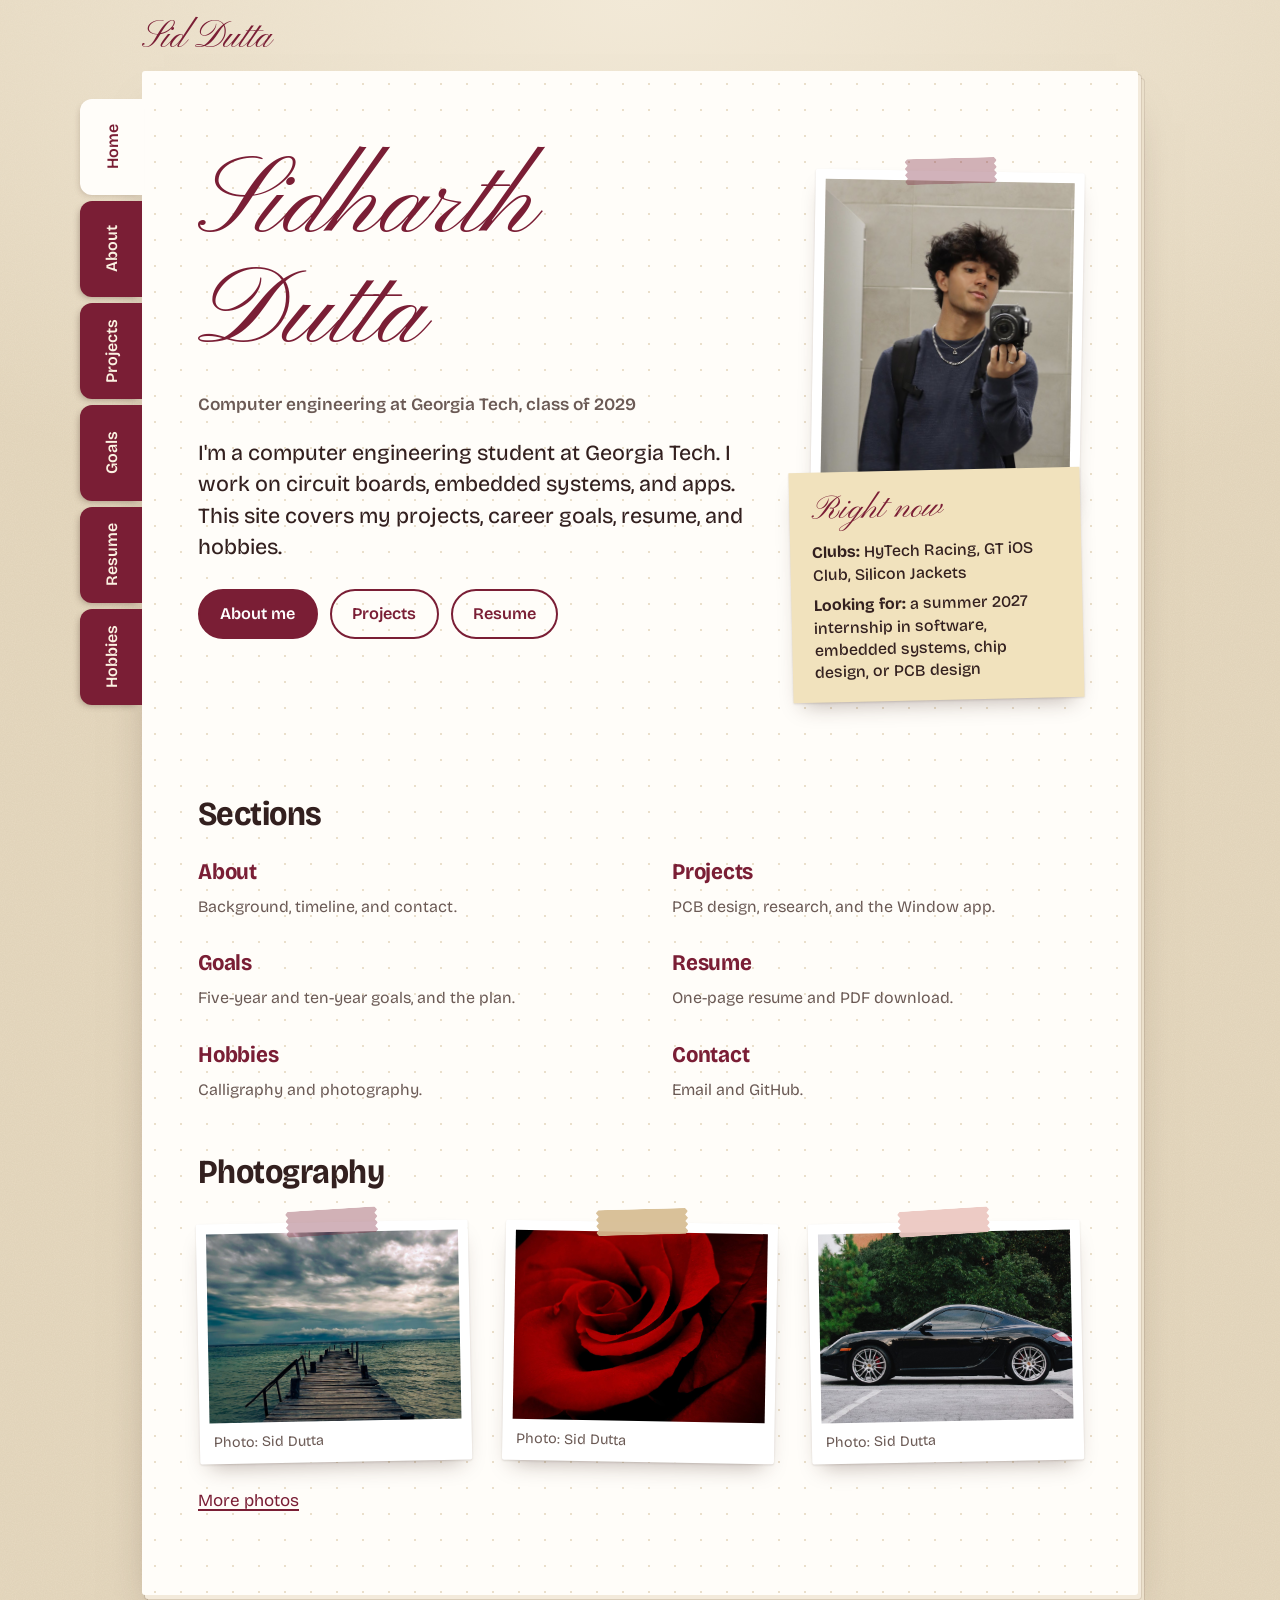
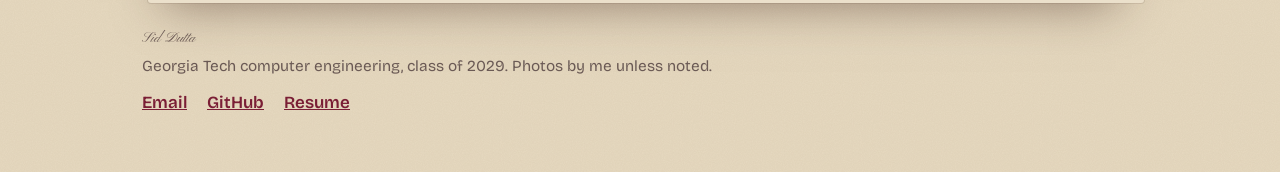
<file: index.html>
<!doctype html>
<html lang="en">
<head>
  <meta charset="utf-8">
  <meta name="viewport" content="width=device-width, initial-scale=1">
  <title>Sid Dutta | Computer engineering at Georgia Tech</title>
  <meta name="description" content="Sid Dutta is a computer engineering student at Georgia Tech. Projects, career goals, resume, and hobbies.">
  <meta name="theme-color" content="#e6d9c0">
  <link rel="icon" href="favicon.svg" type="image/svg+xml">
  <link rel="preconnect" href="https://fonts.googleapis.com">
  <link rel="preconnect" href="https://fonts.gstatic.com" crossorigin>
  <link rel="stylesheet" href="https://fonts.googleapis.com/css2?family=Bricolage+Grotesque:opsz,wdth,wght@12..96,75..100,300..800&family=Pinyon+Script&display=swap">
  <link rel="stylesheet" href="css/style.css?v=7">
  <script defer src="js/site.js?v=7"></script>
</head>
<body>
  <a class="skip" href="#main">Skip to content</a>

  <header class="top"><a class="brand" href="index.html">Sid Dutta</a></header>

  <div class="book">
    <nav class="tabs-left" aria-label="Main">
      <a href="index.html" aria-current="page"><span>Home</span></a>
      <a href="about.html"><span>About</span></a>
      <a href="projects.html"><span>Projects</span></a>
      <a href="goals.html"><span>Goals</span></a>
      <a href="resume.html"><span>Resume</span></a>
      <a href="hobbies.html"><span>Hobbies</span></a>
    </nav>

    <main class="page" id="main">
      <section class="hero" aria-labelledby="name">
        <div>
          <h1 class="hero-name" id="name">Sidharth Dutta</h1>
          <p class="hero-role">Computer engineering at Georgia Tech, class of 2029</p>
          <p class="lede">I'm a computer engineering student at Georgia Tech. I work on circuit boards, embedded systems, and apps. This site covers my projects, career goals, resume, and hobbies.</p>
          <p class="actions">
            <a class="btn btn-primary" href="about.html">About me</a>
            <a class="btn btn-ghost" href="projects.html">Projects</a>
            <a class="btn btn-ghost" href="resume.html">Resume</a>
          </p>
        </div>

        <aside class="hero-side">
          <figure class="snap tilt-r">
            <img src="images/sid.jpg" width="1000" height="1250" alt="Sid taking a mirror selfie with a Canon camera, wearing a navy sweater and a silver chain">
          </figure>
          <div class="note" aria-labelledby="now">
            <h2 id="now">Right now</h2>
            <ul>
              <li><b>Clubs:</b> HyTech Racing, GT iOS Club, Silicon Jackets</li>
              <li><b>Looking for:</b> a summer 2027 internship in software, embedded systems, chip design, or PCB design</li>
            </ul>
          </div>
        </aside>
      </section>

      <section class="block" aria-labelledby="around">
        <h2 id="around">Sections</h2>
        <ul class="doors">
          <li><a href="about.html">About</a><p>Background, timeline, and contact.</p></li>
          <li><a href="projects.html">Projects</a><p>PCB design, research, and the Window app.</p></li>
          <li><a href="goals.html">Goals</a><p>Five-year and ten-year goals, and the plan.</p></li>
          <li><a href="resume.html">Resume</a><p>One-page resume and PDF download.</p></li>
          <li><a href="hobbies.html">Hobbies</a><p>Calligraphy and photography.</p></li>
          <li><a href="about.html#contact">Contact</a><p>Email and GitHub.</p></li>
        </ul>
      </section>

      <section class="block" aria-labelledby="camera">
        <h2 id="camera">Photography</h2>
        <div class="camera-strip">
          <figure class="snap tilt-l">
            <img src="images/photo-pier.jpg" width="1200" height="1600" loading="lazy" alt="A weathered wooden pier stretching out over teal water under heavy storm clouds">
            <figcaption>Photo: Sid Dutta</figcaption>
          </figure>
          <figure class="snap tape-b tilt-r">
            <img src="images/photo-rose.jpg" width="1600" height="1200" loading="lazy" alt="Close-up of a deep red rose">
            <figcaption>Photo: Sid Dutta</figcaption>
          </figure>
          <figure class="snap tape-c tilt-l">
            <img src="images/photo-cayman.jpg" width="1600" height="1067" loading="lazy" alt="A black Porsche Cayman parked in profile in front of green trees">
            <figcaption>Photo: Sid Dutta</figcaption>
          </figure>
        </div>
        <p style="margin-top:1.4em"><a class="text-link" href="hobbies.html#photography">More photos</a></p>
      </section>
    </main>
  </div>

  <footer class="foot">
    <p class="signoff">Sid Dutta</p>
    <p>Georgia Tech computer engineering, class of 2029. Photos by me unless noted.</p>
    <div class="foot-links">
      <a href="mailto:sidharth.dutta1234@gmail.com">Email</a>
      <a href="https://github.com/sid-dutta">GitHub</a>
      <a href="resume.html">Resume</a>
    </div>
  </footer>
</body>
</html>
</file>
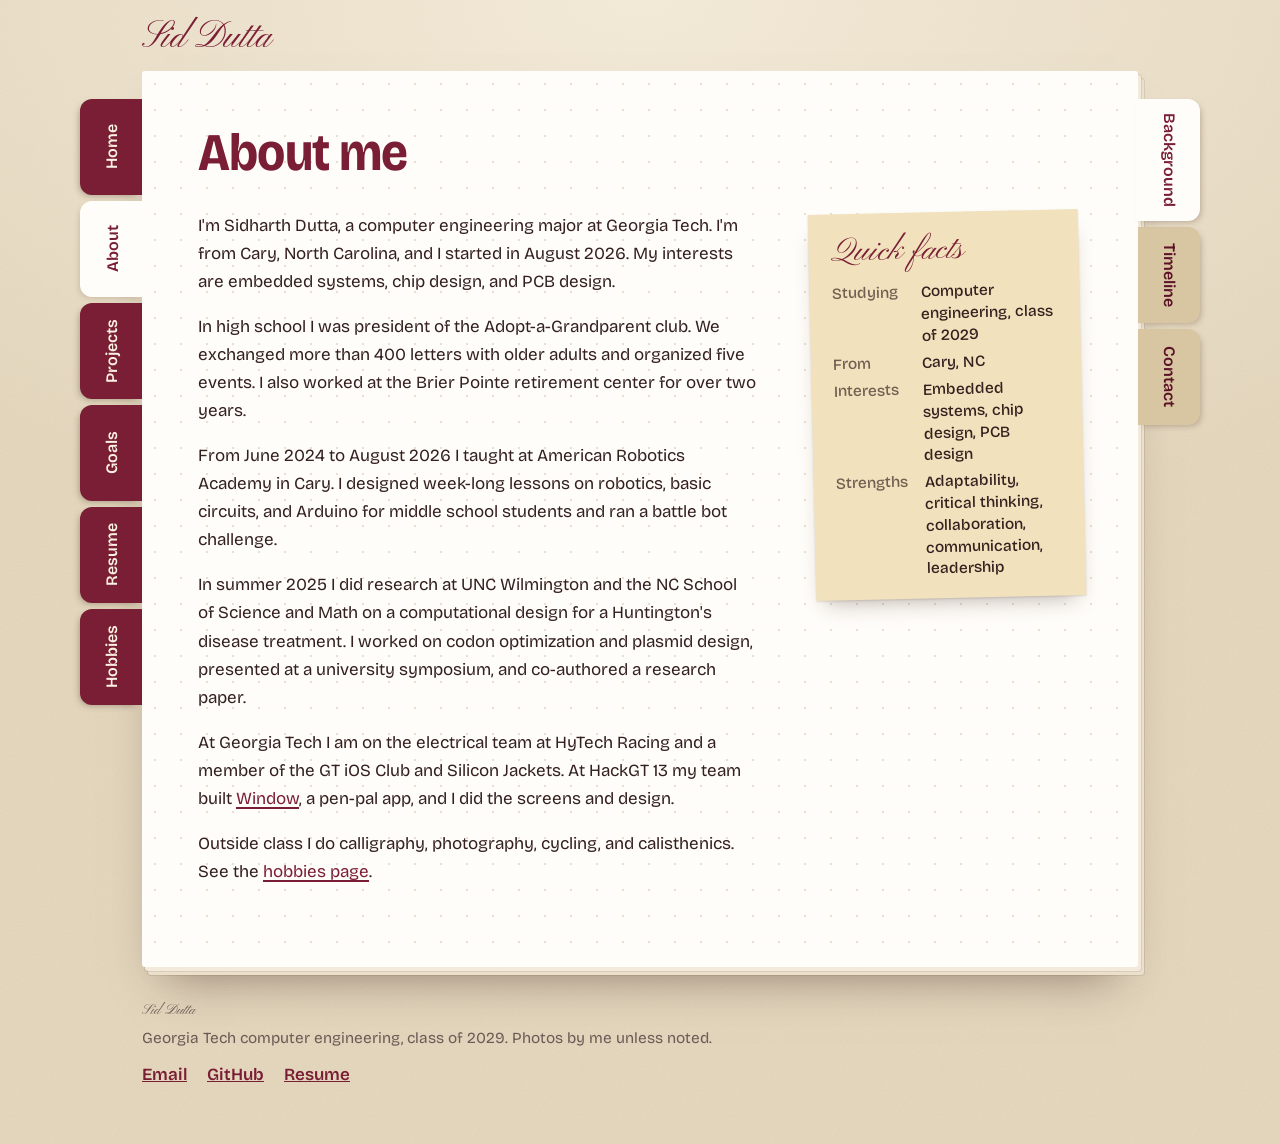
<file: about.html>
<!doctype html>
<html lang="en">
<head>
  <meta charset="utf-8">
  <meta name="viewport" content="width=device-width, initial-scale=1">
  <title>About and contact | Sid Dutta</title>
  <meta name="description" content="About Sid Dutta, a Georgia Tech computer engineering student, and how to contact him.">
  <meta name="theme-color" content="#e6d9c0">
  <link rel="icon" href="favicon.svg" type="image/svg+xml">
  <link rel="preconnect" href="https://fonts.googleapis.com">
  <link rel="preconnect" href="https://fonts.gstatic.com" crossorigin>
  <link rel="stylesheet" href="https://fonts.googleapis.com/css2?family=Bricolage+Grotesque:opsz,wdth,wght@12..96,75..100,300..800&family=Pinyon+Script&display=swap">
  <link rel="stylesheet" href="css/style.css?v=7">
  <script defer src="js/site.js?v=7"></script>
  <noscript><style>.tabpanel[hidden] { display: block; } .tabs-right { display: none; }</style></noscript>
</head>
<body>
  <a class="skip" href="#main">Skip to content</a>

  <header class="top"><a class="brand" href="index.html">Sid Dutta</a></header>

  <div class="book">
    <nav class="tabs-left" aria-label="Main">
      <a href="index.html"><span>Home</span></a>
      <a href="about.html" aria-current="page"><span>About</span></a>
      <a href="projects.html"><span>Projects</span></a>
      <a href="goals.html"><span>Goals</span></a>
      <a href="resume.html"><span>Resume</span></a>
      <a href="hobbies.html"><span>Hobbies</span></a>
    </nav>

    <div class="tabs-right" role="tablist" aria-orientation="vertical" aria-label="About sections">
      <button class="tab" role="tab" id="tab-story" aria-controls="panel-story" aria-selected="true" type="button"><span>Background</span></button>
      <button class="tab" role="tab" id="tab-path" aria-controls="panel-path" aria-selected="false" tabindex="-1" type="button"><span>Timeline</span></button>
      <button class="tab" role="tab" id="tab-contact" aria-controls="panel-contact" aria-selected="false" tabindex="-1" type="button"><span>Contact</span></button>
    </div>

    <main class="page" id="main">
      <header class="page-head">
        <h1>About me</h1>
      </header>

      <section class="tabpanel" role="tabpanel" id="panel-story" aria-labelledby="tab-story">
        <div class="about-grid">
          <div class="prose">
            <p>I'm Sidharth Dutta, a computer engineering major at Georgia Tech. I'm from Cary, North Carolina, and I started in August 2026. My interests are embedded systems, chip design, and PCB design.</p>

            <p>In high school I was president of the Adopt-a-Grandparent club. We exchanged more than 400 letters with older adults and organized five events. I also worked at the Brier Pointe retirement center for over two years.</p>

            <p>From June 2024 to August 2026 I taught at American Robotics Academy in Cary. I designed week-long lessons on robotics, basic circuits, and Arduino for middle school students and ran a battle bot challenge.</p>

            <p>In summer 2025 I did research at UNC Wilmington and the NC School of Science and Math on a computational design for a Huntington's disease treatment. I worked on codon optimization and plasmid design, presented at a university symposium, and co-authored a research paper.</p>

            <p>At Georgia Tech I am on the electrical team at HyTech Racing and a member of the GT iOS Club and Silicon Jackets. At HackGT 13 my team built <a href="projects.html#window">Window</a>, a pen-pal app, and I did the screens and design.</p>

            <p>Outside class I do calligraphy, photography, cycling, and calisthenics. See the <a href="hobbies.html">hobbies page</a>.</p>
          </div>

          <aside class="note" aria-labelledby="facts-title">
            <h2 id="facts-title">Quick facts</h2>
            <dl class="facts">
              <dt>Studying</dt><dd>Computer engineering, class of 2029</dd>
              <dt>From</dt><dd>Cary, NC</dd>
              <dt>Interests</dt><dd>Embedded systems, chip design, PCB design</dd>
              <dt>Strengths</dt><dd>Adaptability, critical thinking, collaboration, communication, leadership</dd>
            </dl>
          </aside>
        </div>
      </section>

      <section class="tabpanel" role="tabpanel" id="panel-path" aria-labelledby="tab-path" hidden>
        <h2>Timeline</h2>
        <ol class="timeline">
          <li>
            <time>Aug 2026 to now</time>
            <div><strong>Georgia Institute of Technology</strong><span>B.S. in Computer Engineering, GPA 4.0, expected graduation May 2029.</span></div>
          </li>
          <li>
            <time>May to July 2025</time>
            <div><strong>Protein design researcher</strong><span>UNC Wilmington and NC School of Science and Math. Designed a modular Huntington's disease therapeutic and co-authored a paper.</span></div>
          </li>
          <li>
            <time>2024 to 2026</time>
            <div><strong>President, Adopt-a-Grandparent Club</strong><span>Green Level, Cary, NC. Exchanged 400+ letters, managed 30+ members, and organized five events.</span></div>
          </li>
          <li>
            <time>June 2024 to Aug 2026</time>
            <div><strong>Summer camp instructor</strong><span>American Robotics Academy, Cary, NC. Taught robotics, basic circuits, and Arduino to middle school students.</span></div>
          </li>
          <li>
            <time>Aug 2023 to Nov 2025</time>
            <div><strong>Senior home server and assistant</strong><span>Brier Pointe Retirement Center, Cary, NC.</span></div>
          </li>
        </ol>
      </section>

      <section class="tabpanel" role="tabpanel" id="panel-contact" aria-labelledby="tab-contact" hidden>
        <h2>Contact</h2>
        <p class="prose">Email is the best way to reach me. I'm looking for a summer 2027 internship in software, embedded systems, chip design, or PCB design.</p>
        <p class="actions"><a class="btn btn-primary" href="mailto:sidharth.dutta1234@gmail.com">Email me</a></p>
        <ul class="contact-list">
          <li><span>Email</span><a class="text-link" href="mailto:sidharth.dutta1234@gmail.com">sidharth.dutta1234@gmail.com</a></li>
          <li><span>GitHub</span><a class="text-link" href="https://github.com/sid-dutta">github.com/sid-dutta</a></li>
          <li><span>Resume</span><a class="text-link" href="resume.html">View or download</a></li>
          <li><span>Based in</span>Atlanta, Georgia</li>
        </ul>
      </section>
    </main>
  </div>

  <footer class="foot">
    <p class="signoff">Sid Dutta</p>
    <p>Georgia Tech computer engineering, class of 2029. Photos by me unless noted.</p>
    <div class="foot-links">
      <a href="mailto:sidharth.dutta1234@gmail.com">Email</a>
      <a href="https://github.com/sid-dutta">GitHub</a>
      <a href="resume.html">Resume</a>
    </div>
  </footer>
</body>
</html>
</file>
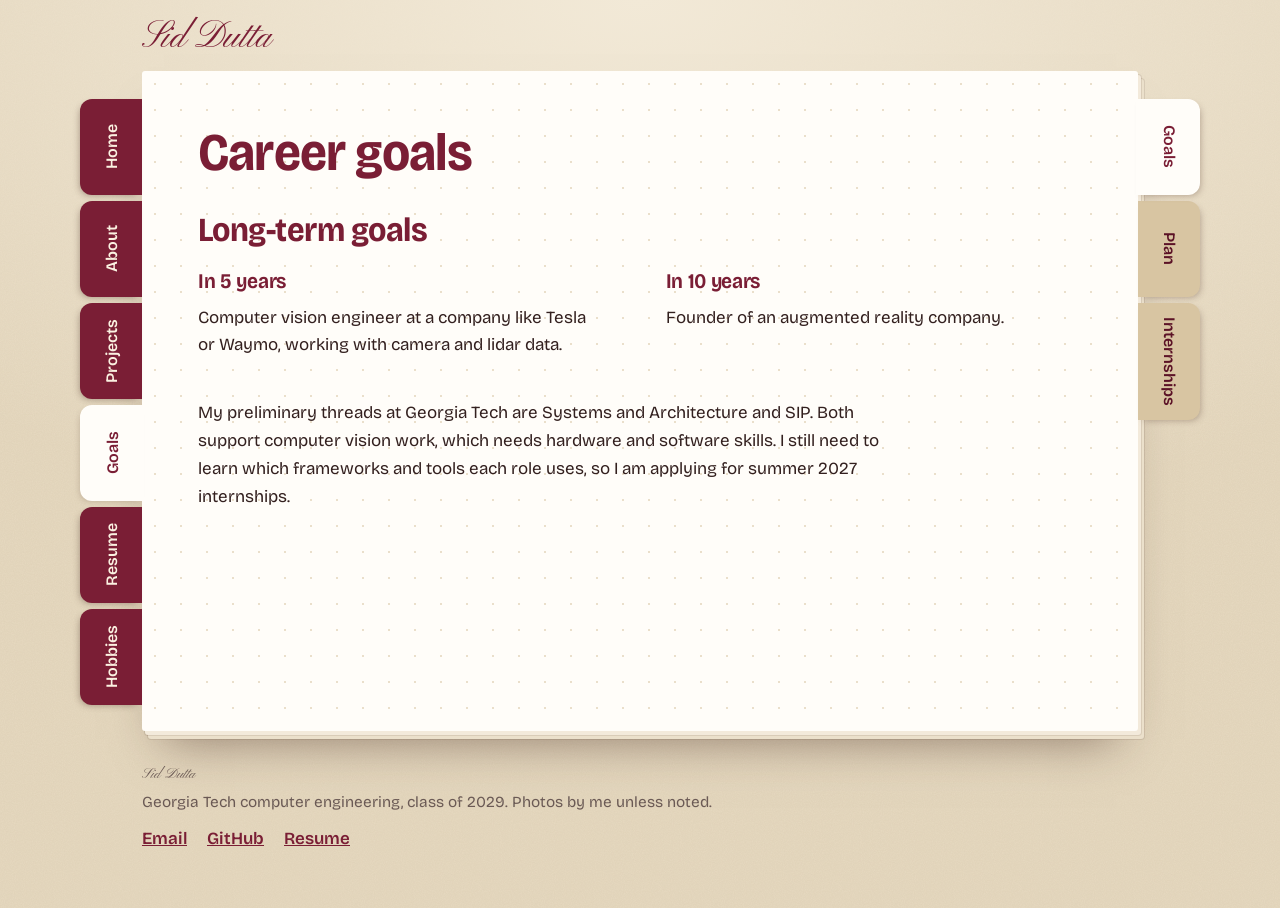
<file: goals.html>
<!doctype html>
<html lang="en">
<head>
  <meta charset="utf-8">
  <meta name="viewport" content="width=device-width, initial-scale=1">
  <title>Career goals | Sid Dutta</title>
  <meta name="description" content="Sid Dutta's career goals: computer vision engineer in five years, augmented reality founder in ten, and the plan to get there.">
  <meta name="theme-color" content="#e6d9c0">
  <link rel="icon" href="favicon.svg" type="image/svg+xml">
  <link rel="preconnect" href="https://fonts.googleapis.com">
  <link rel="preconnect" href="https://fonts.gstatic.com" crossorigin>
  <link rel="stylesheet" href="https://fonts.googleapis.com/css2?family=Bricolage+Grotesque:opsz,wdth,wght@12..96,75..100,300..800&family=Pinyon+Script&display=swap">
  <link rel="stylesheet" href="css/style.css?v=7">
  <script defer src="js/site.js?v=7"></script>
  <noscript><style>.tabpanel[hidden] { display: block; } .tabs-right { display: none; }</style></noscript>
</head>
<body>
  <a class="skip" href="#main">Skip to content</a>

  <header class="top"><a class="brand" href="index.html">Sid Dutta</a></header>

  <div class="book">
    <nav class="tabs-left" aria-label="Main">
      <a href="index.html"><span>Home</span></a>
      <a href="about.html"><span>About</span></a>
      <a href="projects.html"><span>Projects</span></a>
      <a href="goals.html" aria-current="page"><span>Goals</span></a>
      <a href="resume.html"><span>Resume</span></a>
      <a href="hobbies.html"><span>Hobbies</span></a>
    </nav>

    <div class="tabs-right" role="tablist" aria-orientation="vertical" aria-label="Goals sections">
      <button class="tab" role="tab" id="tab-destination" aria-controls="panel-destination" aria-selected="true" type="button"><span>Goals</span></button>
      <button class="tab" role="tab" id="tab-roadmap" aria-controls="panel-roadmap" aria-selected="false" tabindex="-1" type="button"><span>Plan</span></button>
      <button class="tab" role="tab" id="tab-internships" aria-controls="panel-internships" aria-selected="false" tabindex="-1" type="button"><span>Internships</span></button>
    </div>

    <main class="page" id="main">
      <header class="page-head">
        <h1>Career goals</h1>
      </header>

      <section class="tabpanel" role="tabpanel" id="panel-destination" aria-labelledby="tab-destination">
        <h2>Long-term goals</h2>
        <div class="two-up">
          <div>
            <h3>In 5 years</h3>
            <p>Computer vision engineer at a company like Tesla or Waymo, working with camera and lidar data.</p>
          </div>
          <div>
            <h3>In 10 years</h3>
            <p>Founder of an augmented reality company.</p>
          </div>
        </div>
        <p class="prose" style="margin-top:1.4em">My preliminary threads at Georgia Tech are Systems and Architecture and SIP. Both support computer vision work, which needs hardware and software skills. I still need to learn which frameworks and tools each role uses, so I am applying for summer 2027 internships.</p>
      </section>

      <section class="tabpanel" role="tabpanel" id="panel-roadmap" aria-labelledby="tab-roadmap" hidden>
        <h2>Plan</h2>
        <ol class="roadmap">
          <li>
            <h3>Year 1</h3>
            <p class="when">2026 to 2027</p>
            <ul>
              <li>Join HyTech Racing and the GT iOS Club.</li>
              <li>Build a showcase project: a lidar belt that helps blind users detect obstacles.</li>
              <li>Get a summer internship in software, embedded systems, or computer vision. Use Handshake, the Center for Career Discovery and Development, and career fairs.</li>
              <li>Improve at photography and videography.</li>
            </ul>
          </li>
          <li>
            <h3>Year 2</h3>
            <p class="when">2027 to 2028</p>
            <ul>
              <li>Take a bigger role on HyTech's autonomous vehicle team.</li>
              <li>Learn SystemVerilog and design a digital system on an FPGA.</li>
              <li>Start undergraduate research in a vision lab or through URP or PURA.</li>
              <li>Complete a second internship in computer vision, robotics, or embedded systems.</li>
            </ul>
          </li>
          <li>
            <h3>Year 3</h3>
            <p class="when">2028 to 2029</p>
            <ul>
              <li>Do research or a capstone project in computer vision or sensor processing.</li>
              <li>Take a leadership role at HyTech and mentor first-year students.</li>
              <li>Apply for full-time roles in vision and autonomy.</li>
            </ul>
          </li>
        </ol>
      </section>

      <section class="tabpanel" role="tabpanel" id="panel-internships" aria-labelledby="tab-internships" hidden>
        <h2>Internship plan</h2>
        <p class="prose">An internship is the fastest way to learn what computer vision and autonomy jobs require. My plan for summer 2027:</p>
        <ul class="steps">
          <li><strong>Where to look.</strong> Handshake and the Center for Career Discovery and Development.</li>
          <li><strong>Alerts.</strong> Handshake alerts for "computer vision," "embedded," and "software engineering intern."</li>
          <li><strong>Timing.</strong> Apply in the fall and early spring, and attend both career fairs.</li>
          <li><strong>Preparation.</strong> Get my resume reviewed before applying.</li>
          <li><strong>Backups.</strong> Smaller companies and startups, research positions, or a campus job.</li>
        </ul>
        <p class="prose">My showcase project and my HyTech work are what I'll point to in applications.</p>
      </section>
    </main>
  </div>

  <footer class="foot">
    <p class="signoff">Sid Dutta</p>
    <p>Georgia Tech computer engineering, class of 2029. Photos by me unless noted.</p>
    <div class="foot-links">
      <a href="mailto:sidharth.dutta1234@gmail.com">Email</a>
      <a href="https://github.com/sid-dutta">GitHub</a>
      <a href="resume.html">Resume</a>
    </div>
  </footer>
</body>
</html>
</file>
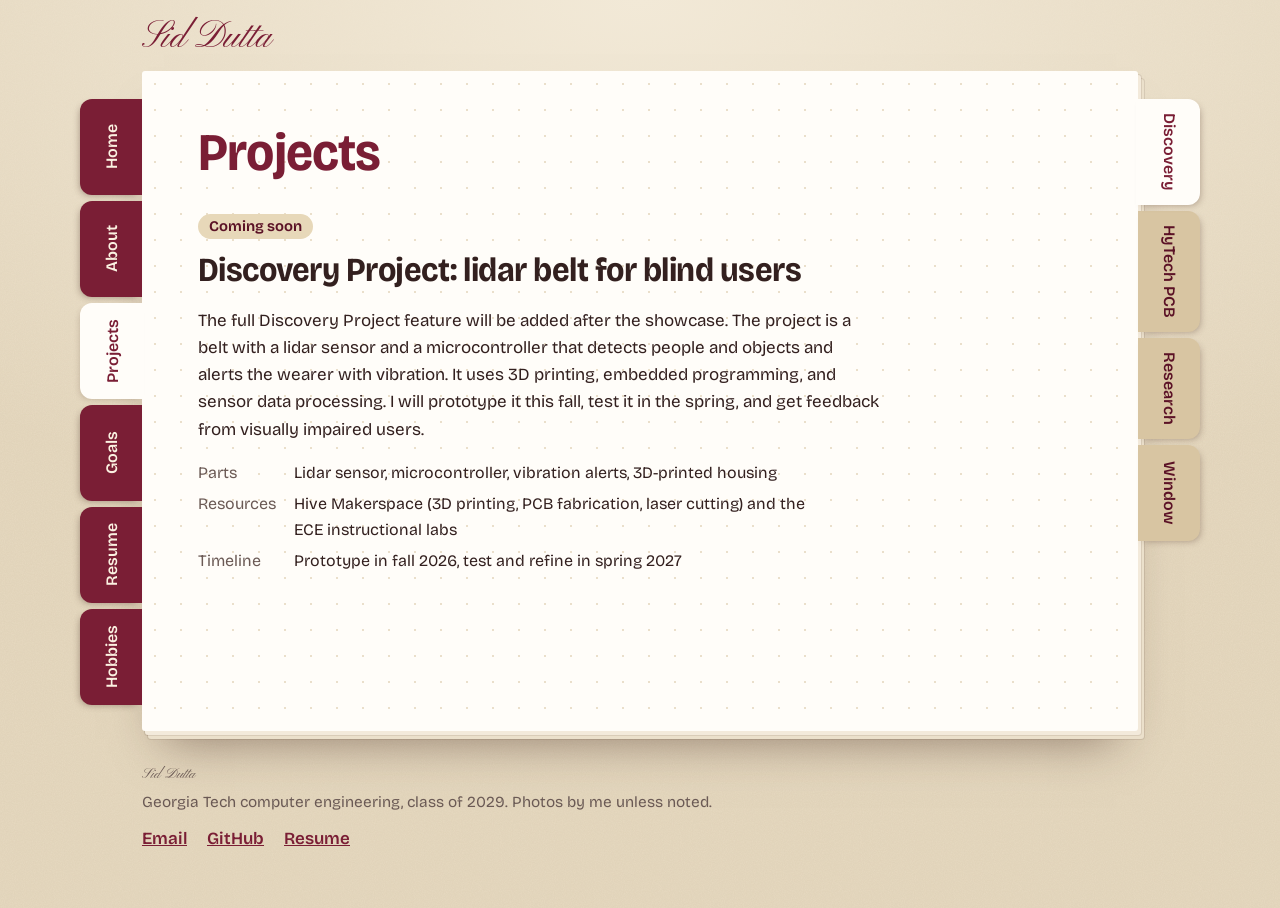
<file: projects.html>
<!doctype html>
<html lang="en">
<head>
  <meta charset="utf-8">
  <meta name="viewport" content="width=device-width, initial-scale=1">
  <title>Projects | Sid Dutta</title>
  <meta name="description" content="Projects by Sid Dutta: PCB design at HyTech Racing, Huntington's disease protein design research, and the Window pen-pal app from HackGT 13.">
  <meta name="theme-color" content="#e6d9c0">
  <link rel="icon" href="favicon.svg" type="image/svg+xml">
  <link rel="preconnect" href="https://fonts.googleapis.com">
  <link rel="preconnect" href="https://fonts.gstatic.com" crossorigin>
  <link rel="stylesheet" href="https://fonts.googleapis.com/css2?family=Bricolage+Grotesque:opsz,wdth,wght@12..96,75..100,300..800&family=Pinyon+Script&display=swap">
  <link rel="stylesheet" href="css/style.css?v=7">
  <script defer src="js/site.js?v=7"></script>
  <noscript><style>.tabpanel[hidden] { display: block; margin-bottom: 3em; } .tabs-right { display: none; }</style></noscript>
</head>
<body>
  <a class="skip" href="#main">Skip to content</a>

  <header class="top"><a class="brand" href="index.html">Sid Dutta</a></header>

  <div class="book">
    <nav class="tabs-left" aria-label="Main">
      <a href="index.html"><span>Home</span></a>
      <a href="about.html"><span>About</span></a>
      <a href="projects.html" aria-current="page"><span>Projects</span></a>
      <a href="goals.html"><span>Goals</span></a>
      <a href="resume.html"><span>Resume</span></a>
      <a href="hobbies.html"><span>Hobbies</span></a>
    </nav>

    <div class="tabs-right" role="tablist" aria-orientation="vertical" aria-label="Projects">
      <button class="tab" role="tab" id="tab-discovery" aria-controls="panel-discovery" aria-selected="true" type="button"><span>Discovery</span></button>
      <button class="tab" role="tab" id="tab-hytech-pcb" aria-controls="panel-hytech-pcb" aria-selected="false" tabindex="-1" type="button"><span>HyTech PCB</span></button>
      <button class="tab" role="tab" id="tab-research" aria-controls="panel-research" aria-selected="false" tabindex="-1" type="button"><span>Research</span></button>
      <button class="tab" role="tab" id="tab-window" aria-controls="panel-window" aria-selected="false" tabindex="-1" type="button"><span>Window</span></button>
    </div>

    <main class="page" id="main">
      <header class="page-head">
        <h1>Projects</h1>
      </header>

      <!-- DISCOVERY PROJECT: replace this panel with the full feature (The Problem, The Process, The Outcome) after the showcase. -->
      <section class="tabpanel" role="tabpanel" id="panel-discovery" aria-labelledby="tab-discovery">
        <article class="project text-only">
          <div class="project-body">
            <p class="status">Coming soon</p>
            <h2>Discovery Project: lidar belt for blind users</h2>
            <p>The full Discovery Project feature will be added after the showcase. The project is a belt with a lidar sensor and a microcontroller that detects people and objects and alerts the wearer with vibration. It uses 3D printing, embedded programming, and sensor data processing. I will prototype it this fall, test it in the spring, and get feedback from visually impaired users.</p>
            <dl class="facts">
              <dt>Parts</dt><dd>Lidar sensor, microcontroller, vibration alerts, 3D-printed housing</dd>
              <dt>Resources</dt><dd>Hive Makerspace (3D printing, PCB fabrication, laser cutting) and the ECE instructional labs</dd>
              <dt>Timeline</dt><dd>Prototype in fall 2026, test and refine in spring 2027</dd>
            </dl>
          </div>
        </article>
      </section>

      <section class="tabpanel" role="tabpanel" id="panel-hytech-pcb" aria-labelledby="tab-hytech-pcb" hidden>
        <article class="project">
          <div class="project-body">
            <h2>PCB design at HyTech Racing</h2>
            <p>This project was part of electrical onboarding at HyTech Racing, Georgia Tech's Formula SAE electric race team. I designed a keychain PCB powered over USB-C. A 555 timer flashes an amber LED at a 53% duty cycle, set by the resistor and capacitor values.</p>
            <p>I laid out the board in Altium Designer (first photo) and soldered components by hand (second photo).</p>
            <dl class="facts">
              <dt>Team</dt><dd>HyTech Racing electrical team</dd>
              <dt>Built with</dt><dd>Altium Designer, 555 timer, USB-C</dd>
            </dl>
          </div>
          <div class="media">
            <figure class="snap tape-b tilt-r">
              <img src="images/project-keychain-pcb.jpg" width="1200" height="960" loading="lazy" alt="A laptop screen showing a keychain circuit board layout in Altium Designer, with purple copper pours, labeled parts, and unrouted connection lines">
              <figcaption>Board layout in Altium Designer. Photo: Sid Dutta</figcaption>
            </figure>
            <figure class="snap tape-c tilt-l">
              <img src="images/project-soldering.jpg" width="1600" height="1067" loading="lazy" alt="Tweezers holding a tiny surface-mount part on a white circuit board with gold pads while a soldering iron tip touches the joint, against a blue background">
              <figcaption>Soldering a small part onto a board.</figcaption>
            </figure>
          </div>
        </article>
      </section>

      <section class="tabpanel" role="tabpanel" id="panel-research" aria-labelledby="tab-research" hidden>
        <article class="project text-only">
          <div class="project-body">
            <h2>Research: protein design for Huntington's disease</h2>
            <p>Summer 2025, UNC Wilmington and the NC School of Science and Math. We designed a protein as a possible Huntington's disease therapy, using regions of 2GSG that bind polyglutamine and a humanized 3EBA scaffold. The protein has four parts: an anti-transferrin receptor arm that delivers it into the brain, an intrabody that binds mutant huntingtin, a peptide linker, and a LAMP1 component that sends the captured protein to the lysosome.</p>
            <p>I worked on codon optimization and plasmid design. The anti-TfR sequences went into a pET28 backbone for E. coli, and the other sequences went into a pIVTRup backbone for human cells. I also supported plasmid production and purification, presented the work at a university symposium, and co-authored a research paper.</p>
          </div>
        </article>
      </section>

      <section class="tabpanel" role="tabpanel" id="panel-window" aria-labelledby="tab-window" hidden>
        <article class="project text-only">
          <div class="project-body">
            <h2>Window: a pen-pal app</h2>
            <p>Window was my team's project at HackGT 13 in September 2026. Users pick a city they want to visit and are matched with someone who lives there. Each day they exchange a photo and a short voice note. AI translates the captions and voice notes and adds a note about local culture. A passport collects stamps from the places they have shared.</p>
            <p>Hardware teammates built Raspberry Pi devices that show the partner's local sky and send a knock. I did the app's screens and visual design.</p>
            <dl class="facts">
              <dt>Team</dt><dd>Four people: two on software, two on hardware</dd>
              <dt>Built with</dt><dd>Expo, React Native, Supabase, FastAPI, Raspberry Pi</dd>
            </dl>
          </div>
        </article>
      </section>
    </main>
  </div>

  <footer class="foot">
    <p class="signoff">Sid Dutta</p>
    <p>Georgia Tech computer engineering, class of 2029. Photos by me unless noted.</p>
    <div class="foot-links">
      <a href="mailto:sidharth.dutta1234@gmail.com">Email</a>
      <a href="https://github.com/sid-dutta">GitHub</a>
      <a href="resume.html">Resume</a>
    </div>
  </footer>
</body>
</html>
</file>
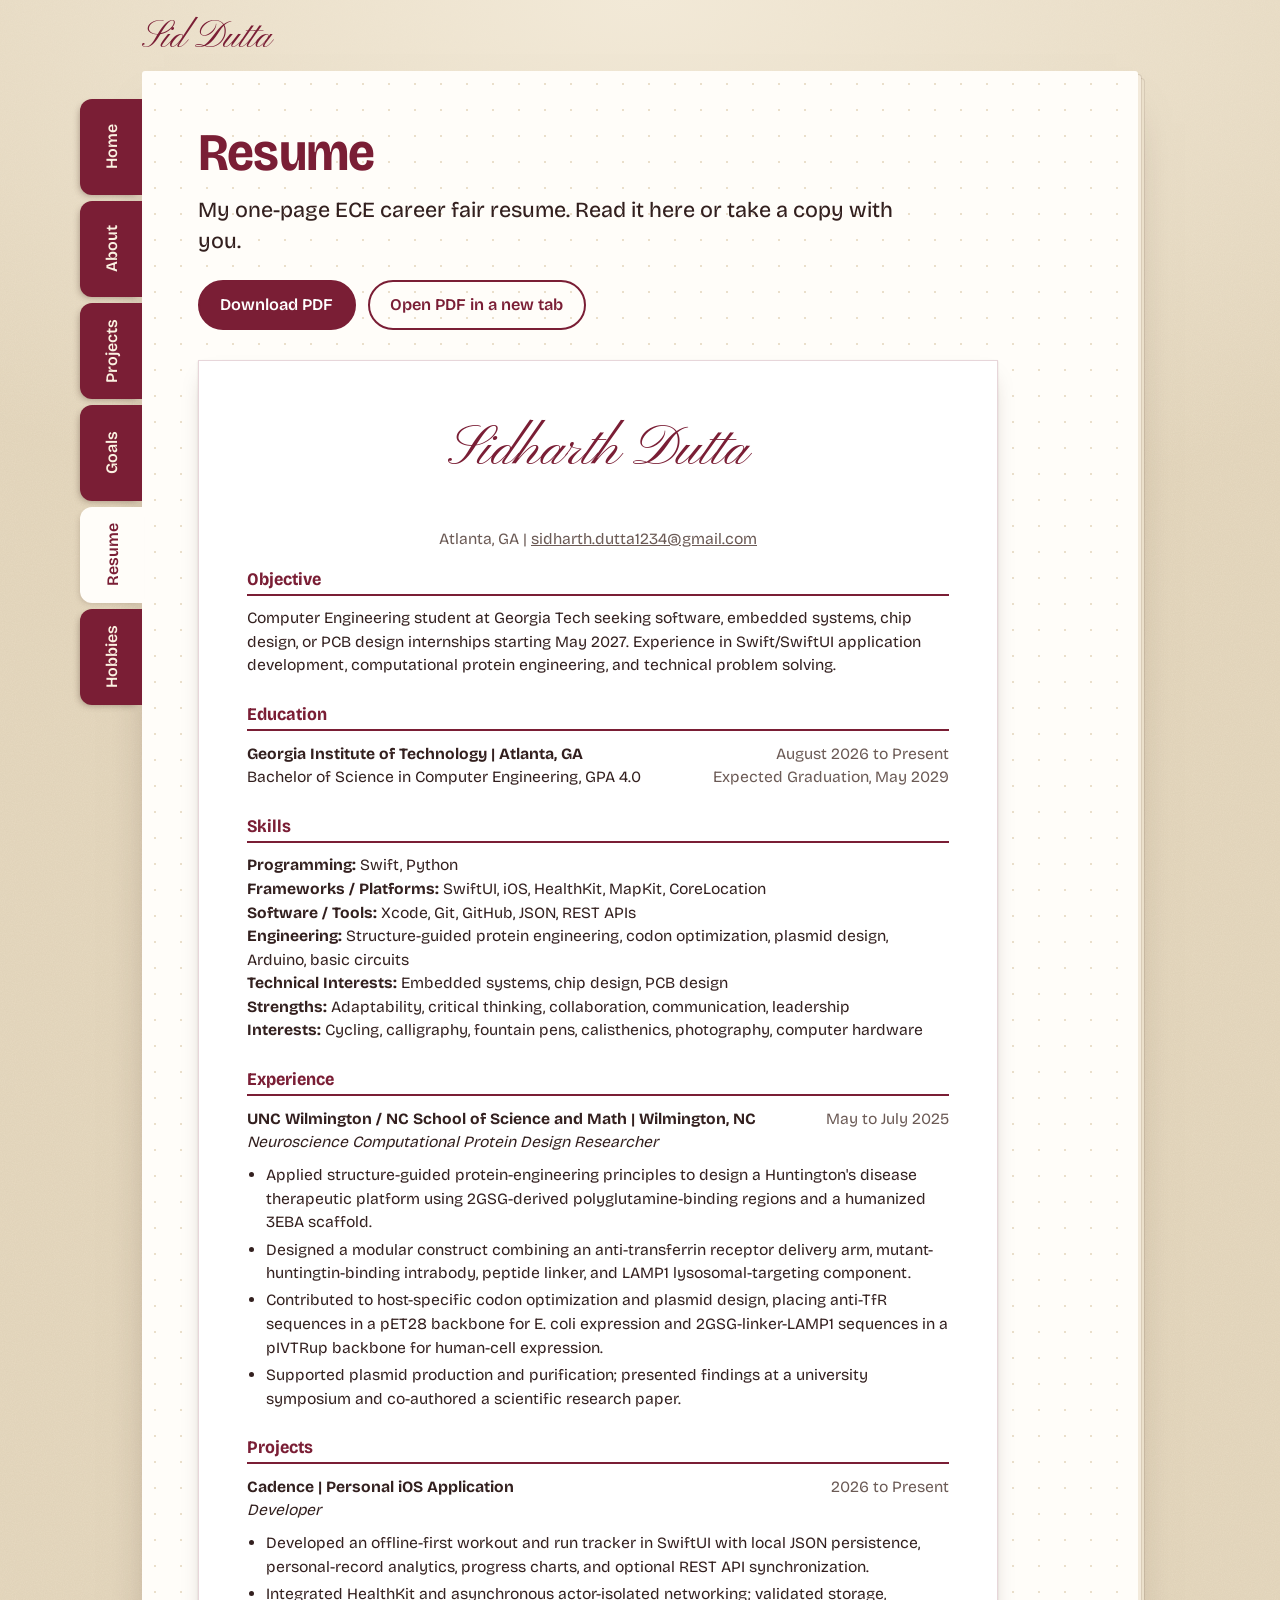
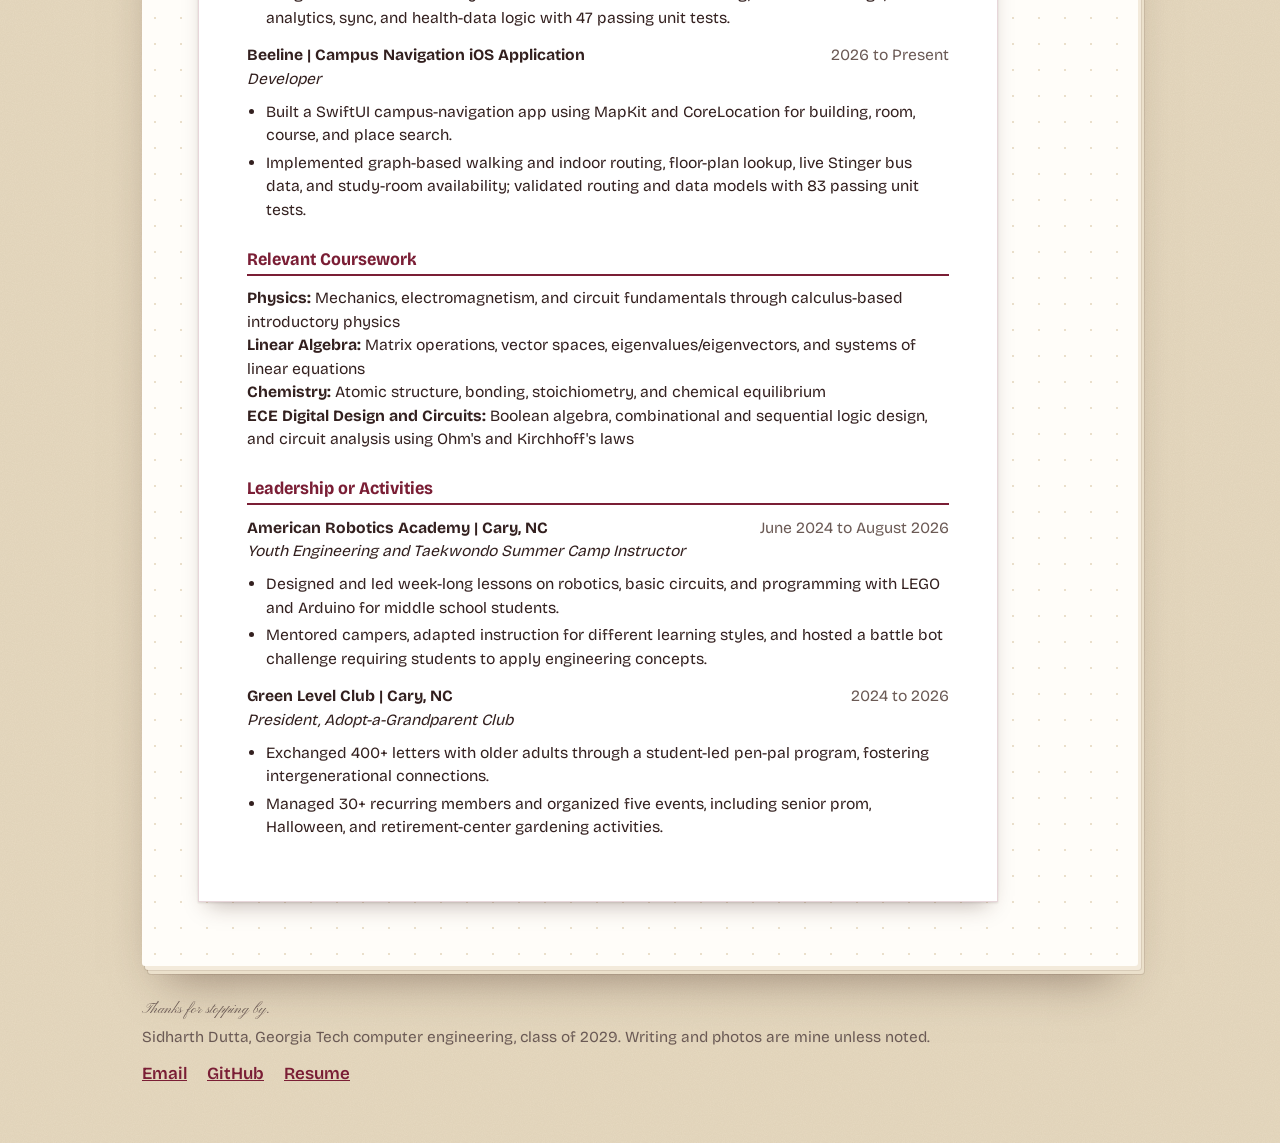
<file: resume.html>
<!doctype html>
<html lang="en">
<head>
  <meta charset="utf-8">
  <meta name="viewport" content="width=device-width, initial-scale=1">
  <title>Resume | Sid Dutta</title>
  <meta name="description" content="Sid Dutta's one-page resume: Georgia Tech computer engineering, Huntington's disease protein design research, Swift and iOS projects, and leadership. View it here or download the PDF.">
  <meta name="theme-color" content="#e6d9c0">
  <link rel="icon" href="favicon.svg" type="image/svg+xml">
  <link rel="preconnect" href="https://fonts.googleapis.com">
  <link rel="preconnect" href="https://fonts.gstatic.com" crossorigin>
  <link rel="stylesheet" href="https://fonts.googleapis.com/css2?family=Bricolage+Grotesque:opsz,wdth,wght@12..96,75..100,300..800&family=Pinyon+Script&display=swap">
  <link rel="stylesheet" href="css/style.css?v=7">
  <script defer src="js/site.js?v=7"></script>
</head>
<body>
  <a class="skip" href="#main">Skip to content</a>

  <header class="top"><a class="brand" href="index.html">Sid Dutta</a></header>

  <div class="book">
    <nav class="tabs-left" aria-label="Main">
      <a href="index.html"><span>Home</span></a>
      <a href="about.html"><span>About</span></a>
      <a href="projects.html"><span>Projects</span></a>
      <a href="goals.html"><span>Goals</span></a>
      <a href="resume.html" aria-current="page"><span>Resume</span></a>
      <a href="hobbies.html"><span>Hobbies</span></a>
    </nav>

    <main class="page" id="main">
      <header class="page-head">
        <h1>Resume</h1>
        <p class="lede">My one-page ECE career fair resume. Read it here or take a copy with you.</p>
        <p class="actions resume-actions">
          <a class="btn btn-primary" href="files/Sidharth_Dutta_Resume.pdf" download>Download PDF</a>
          <a class="btn btn-ghost" href="files/Sidharth_Dutta_Resume.pdf">Open PDF in a new tab</a>
        </p>
      </header>

      <article class="resume" aria-label="Resume of Sidharth Dutta">
        <p class="resume-name">Sidharth Dutta</p>
        <p class="resume-contact">Atlanta, GA | <a href="mailto:sidharth.dutta1234@gmail.com">sidharth.dutta1234@gmail.com</a></p>

        <h2>Objective</h2>
        <p>Computer Engineering student at Georgia Tech seeking software, embedded systems, chip design, or PCB design internships starting May 2027. Experience in Swift/SwiftUI application development, computational protein engineering, and technical problem solving.</p>

        <h2>Education</h2>
        <div class="resume-row"><b>Georgia Institute of Technology | Atlanta, GA</b><span class="when">August 2026 to Present</span></div>
        <div class="resume-row"><span>Bachelor of Science in Computer Engineering, GPA 4.0</span><span class="when">Expected Graduation, May 2029</span></div>

        <h2>Skills</h2>
        <dl>
          <dt>Programming:</dt> <dd>Swift, Python</dd>
          <dt>Frameworks / Platforms:</dt> <dd>SwiftUI, iOS, HealthKit, MapKit, CoreLocation</dd>
          <dt>Software / Tools:</dt> <dd>Xcode, Git, GitHub, JSON, REST APIs</dd>
          <dt>Engineering:</dt> <dd>Structure-guided protein engineering, codon optimization, plasmid design, Arduino, basic circuits</dd>
          <dt>Technical Interests:</dt> <dd>Embedded systems, chip design, PCB design</dd>
          <dt>Strengths:</dt> <dd>Adaptability, critical thinking, collaboration, communication, leadership</dd>
          <dt>Interests:</dt> <dd>Cycling, calligraphy, fountain pens, calisthenics, photography, computer hardware</dd>
        </dl>

        <h2>Experience</h2>
        <div class="resume-row"><b>UNC Wilmington / NC School of Science and Math | Wilmington, NC</b><span class="when">May to July 2025</span></div>
        <p><em>Neuroscience Computational Protein Design Researcher</em></p>
        <ul>
          <li>Applied structure-guided protein-engineering principles to design a Huntington's disease therapeutic platform using 2GSG-derived polyglutamine-binding regions and a humanized 3EBA scaffold.</li>
          <li>Designed a modular construct combining an anti-transferrin receptor delivery arm, mutant-huntingtin-binding intrabody, peptide linker, and LAMP1 lysosomal-targeting component.</li>
          <li>Contributed to host-specific codon optimization and plasmid design, placing anti-TfR sequences in a pET28 backbone for E. coli expression and 2GSG-linker-LAMP1 sequences in a pIVTRup backbone for human-cell expression.</li>
          <li>Supported plasmid production and purification; presented findings at a university symposium and co-authored a scientific research paper.</li>
        </ul>

        <h2>Projects</h2>
        <div class="resume-row"><b>Cadence | Personal iOS Application</b><span class="when">2026 to Present</span></div>
        <p><em>Developer</em></p>
        <ul>
          <li>Developed an offline-first workout and run tracker in SwiftUI with local JSON persistence, personal-record analytics, progress charts, and optional REST API synchronization.</li>
          <li>Integrated HealthKit and asynchronous actor-isolated networking; validated storage, analytics, sync, and health-data logic with 47 passing unit tests.</li>
        </ul>
        <div class="resume-row"><b>Beeline | Campus Navigation iOS Application</b><span class="when">2026 to Present</span></div>
        <p><em>Developer</em></p>
        <ul>
          <li>Built a SwiftUI campus-navigation app using MapKit and CoreLocation for building, room, course, and place search.</li>
          <li>Implemented graph-based walking and indoor routing, floor-plan lookup, live Stinger bus data, and study-room availability; validated routing and data models with 83 passing unit tests.</li>
        </ul>

        <h2>Relevant Coursework</h2>
        <dl>
          <dt>Physics:</dt> <dd>Mechanics, electromagnetism, and circuit fundamentals through calculus-based introductory physics</dd>
          <dt>Linear Algebra:</dt> <dd>Matrix operations, vector spaces, eigenvalues/eigenvectors, and systems of linear equations</dd>
          <dt>Chemistry:</dt> <dd>Atomic structure, bonding, stoichiometry, and chemical equilibrium</dd>
          <dt>ECE Digital Design and Circuits:</dt> <dd>Boolean algebra, combinational and sequential logic design, and circuit analysis using Ohm's and Kirchhoff's laws</dd>
        </dl>

        <h2>Leadership or Activities</h2>
        <div class="resume-row"><b>American Robotics Academy | Cary, NC</b><span class="when">June 2024 to August 2026</span></div>
        <p><em>Youth Engineering and Taekwondo Summer Camp Instructor</em></p>
        <ul>
          <li>Designed and led week-long lessons on robotics, basic circuits, and programming with LEGO and Arduino for middle school students.</li>
          <li>Mentored campers, adapted instruction for different learning styles, and hosted a battle bot challenge requiring students to apply engineering concepts.</li>
        </ul>
        <div class="resume-row"><b>Green Level Club | Cary, NC</b><span class="when">2024 to 2026</span></div>
        <p><em>President, Adopt-a-Grandparent Club</em></p>
        <ul>
          <li>Exchanged 400+ letters with older adults through a student-led pen-pal program, fostering intergenerational connections.</li>
          <li>Managed 30+ recurring members and organized five events, including senior prom, Halloween, and retirement-center gardening activities.</li>
        </ul>
      </article>
    </main>
  </div>

  <footer class="foot">
    <p class="signoff">Thanks for stopping by.</p>
    <p>Sidharth Dutta, Georgia Tech computer engineering, class of 2029. Writing and photos are mine unless noted.</p>
    <div class="foot-links">
      <a href="mailto:sidharth.dutta1234@gmail.com">Email</a>
      <a href="https://github.com/sid-dutta">GitHub</a>
      <a href="resume.html">Resume</a>
    </div>
  </footer>
</body>
</html>
</file>
<file: css/style.css>
/* ==========================================================
   Sid Dutta ePortfolio
   A journal on a beige desk. White pages, maroon ink.
   Main pages are tabs down the left edge, and each page's
   sections are tabs down the right edge, like a tabbed notebook.
   ========================================================== */

:root {
  --desk: #e6d9c0;
  --page: #fffdf9;
  --page-under: #f3eadb;
  --dots: #eadfcb;
  --tan: #d8c5a2;
  --tan-hover: #e7d8b9;
  --maroon: #7a1e35;
  --maroon-deep: #5b1226;
  --cream: #fbf1e1;
  --ink: #33201f;
  --ink-soft: #6b5a55;
  --note: #f1e2bd;
  --tape-a: rgba(122, 30, 53, 0.34);
  --tape-b: rgba(214, 188, 146, 0.92);
  --tape-c: rgba(236, 200, 194, 0.94);
  --shadow: 0 1px 2px rgba(60, 32, 24, 0.14), 0 12px 22px -10px rgba(60, 32, 24, 0.34);

  --font-script: "Pinyon Script", "Snell Roundhand", "Apple Chancery", cursive;
  --font-sans: "Bricolage Grotesque", system-ui, -apple-system, "Segoe UI", sans-serif;

  --book: 1120px;
  --tabw: 62px;
  --pad: clamp(22px, 5vw, 56px);
}

*,
*::before,
*::after { box-sizing: border-box; }

html {
  -webkit-text-size-adjust: 100%;
  scroll-behavior: smooth;
}

body {
  margin: 0;
  background-color: var(--desk);
  background-image:
    radial-gradient(1400px 760px at 50% 0%, #f2e9d7 0%, rgba(242, 233, 215, 0) 72%),
    url("data:image/svg+xml,%3Csvg xmlns='http://www.w3.org/2000/svg' width='180' height='180'%3E%3Cfilter id='n'%3E%3CfeTurbulence type='fractalNoise' baseFrequency='.9' numOctaves='2' stitchTiles='stitch'/%3E%3CfeColorMatrix values='0 0 0 0 .35 0 0 0 0 .25 0 0 0 0 .15 0 0 0 .1 0'/%3E%3C/filter%3E%3Crect width='100%25' height='100%25' filter='url(%23n)'/%3E%3C/svg%3E");
  color: var(--ink);
  font: 400 1.0625rem/1.6 var(--font-sans);
  font-optical-sizing: auto;
  -webkit-font-smoothing: antialiased;
}

img { display: block; max-width: 100%; height: auto; }
a { color: inherit; }
ul, ol { padding-left: 1.2em; }
[id] { scroll-margin-top: 24px; }

:focus-visible {
  outline: 3px solid var(--maroon-deep);
  outline-offset: 3px;
  border-radius: 3px;
}

.skip {
  position: absolute;
  left: 12px;
  top: -60px;
  z-index: 100;
  padding: 10px 16px;
  background: var(--maroon);
  color: #fff;
  border-radius: 8px;
}
.skip:focus { top: 12px; }

/* ---------- type ---------- */

h1, h2, h3 {
  margin: 0 0 0.5em;
  font-weight: 700;
  font-stretch: 92%;
  line-height: 1.12;
  letter-spacing: -0.015em;
  text-wrap: balance;
}
h1 { font-size: clamp(2.3rem, 5.5vw, 3.3rem); color: var(--maroon); }
h2 { font-size: clamp(1.6rem, 3.2vw, 2.1rem); }
h3 { font-size: 1.3rem; font-weight: 650; }

p { margin: 0 0 1em; }

.lede {
  max-width: 34em;
  font-size: clamp(1.15rem, 2.2vw, 1.35rem);
  line-height: 1.45;
  font-weight: 450;
}

.muted { color: var(--ink-soft); }

.prose { max-width: 62ch; line-height: 1.65; }
.prose a,
.text-link {
  color: var(--maroon);
  text-decoration: underline;
  text-decoration-thickness: 1.5px;
  text-underline-offset: 3px;
}
.prose a:hover,
.text-link:hover {
  background: var(--tan-hover);
  color: var(--maroon-deep);
}

/* ---------- desk, header, footer ---------- */

.top,
.foot {
  width: min(100% - 24px, var(--book));
  margin-inline: auto;
}

.top { padding: 20px var(--tabw) 14px; }

.brand {
  font-family: var(--font-script);
  font-size: 2.3rem;
  line-height: 1;
  color: var(--maroon);
  text-decoration: none;
}

.foot { padding: 36px var(--tabw) 56px; }
.signoff {
  margin: 0 0 0.2em;
  font-family: var(--font-script);
  font-size: 2.2rem;
  line-height: 1.1;
  color: var(--maroon);
}
.foot p { margin: 0 0 0.4em; font-size: 0.96rem; color: var(--ink-soft); }
.foot-links { display: flex; flex-wrap: wrap; gap: 6px 20px; margin-top: 0.6em; }
.foot-links a { font-weight: 600; color: var(--maroon); }
.foot-links a:hover { background: var(--tan-hover); }

/* ---------- the book: left tabs, page, right tabs ---------- */

.book {
  display: grid;
  grid-template-columns: var(--tabw) minmax(0, 1fr) var(--tabw);
  grid-template-areas: "left page right";
  align-items: start;
  width: min(100% - 24px, var(--book));
  margin-inline: auto;
}

.tabs-left { grid-area: left; }
.tabs-right { grid-area: right; }
.page { grid-area: page; }

.tabs-left,
.tabs-right {
  position: sticky;
  top: 20px;
  z-index: 3;
  display: flex;
  flex-direction: column;
  gap: 6px;
  padding-top: 28px;
}

.tabs-left a,
.tab {
  appearance: none;
  display: flex;
  align-items: center;
  justify-content: center;
  width: 100%;
  min-height: 96px;
  padding: 14px 0;
  border: 0;
  font: 600 1rem var(--font-sans);
  text-decoration: none;
  cursor: pointer;
  transition: background-color 0.15s, color 0.15s;
}

.tabs-left a span,
.tab span {
  display: block;
  writing-mode: vertical-rl;
  white-space: nowrap;
}

/* Left tabs: maroon, text reads upward, rounded on the outer (left) side. */
.tabs-left a {
  border-radius: 12px 0 0 12px;
  background: var(--maroon);
  color: var(--cream);
  box-shadow: -3px 3px 7px -3px rgba(60, 32, 24, 0.4);
}
.tabs-left a span { transform: rotate(180deg); }
.tabs-left a:hover { background: var(--maroon-deep); }
.tabs-left a[aria-current="page"] {
  position: relative;
  z-index: 4;
  width: calc(100% + 2px);
  background: var(--page);
  color: var(--maroon);
  box-shadow: -3px 3px 7px -4px rgba(60, 32, 24, 0.28);
}

/* Right tabs: beige, text reads downward, rounded on the outer (right) side. */
.tab {
  border-radius: 0 12px 12px 0;
  background: var(--tan);
  color: var(--maroon-deep);
  box-shadow: 3px 3px 7px -3px rgba(60, 32, 24, 0.35);
}
.tab:hover { background: var(--tan-hover); }
.tab[aria-selected="true"] {
  position: relative;
  z-index: 4;
  width: calc(100% + 2px);
  margin-left: -2px;
  padding-left: 2px;
  background: var(--page);
  color: var(--maroon);
}

/* ---------- the page ---------- */

.page {
  position: relative;
  min-height: 660px;
  padding: clamp(30px, 5vw, 52px) var(--pad) clamp(40px, 6vw, 64px);
  background-color: var(--page);
  background-image: radial-gradient(circle at center, var(--dots) 1px, transparent 1.4px);
  background-size: 26px 26px;
  border-radius: 3px;
  /* Two sheets peeking out underneath, like a stack of paper. */
  box-shadow:
    3px 4px 0 var(--page-under),
    3px 4px 0 1px rgba(60, 32, 24, 0.1),
    6px 8px 0 #ebe0cb,
    6px 8px 0 1px rgba(60, 32, 24, 0.1),
    0 30px 46px -22px rgba(60, 32, 24, 0.5);
}

.page-head { margin-bottom: clamp(18px, 3vw, 30px); }
.page-head h1 { margin-bottom: 0.25em; }
.page-head .lede { margin-bottom: 0; }

.tabpanel[hidden] { display: none; }
.tabpanel > h2 { color: var(--maroon); }

/* ---------- buttons ---------- */

.actions {
  display: flex;
  flex-wrap: wrap;
  gap: 12px;
  margin: 1.5em 0 0;
}

.btn {
  display: inline-block;
  padding: 0.62em 1.25em;
  border: 2px solid var(--maroon);
  border-radius: 999px;
  font-weight: 600;
  font-size: 1.02rem;
  text-decoration: none;
  transition: background-color 0.15s, color 0.15s, border-color 0.15s;
}
.btn-primary { background: var(--maroon); color: #fff; }
.btn-primary:hover { background: var(--maroon-deep); border-color: var(--maroon-deep); }
.btn-ghost { background: transparent; color: var(--maroon); }
.btn-ghost:hover { background: var(--tan-hover); color: var(--maroon-deep); border-color: var(--maroon-deep); }

/* ---------- taped photo ---------- */

.snap {
  --tilt: 0deg;
  --tape: var(--tape-a);
  position: relative;
  margin: 0;
  padding: 10px 10px 12px;
  background: #fff;
  border-radius: 2px;
  box-shadow: var(--shadow);
  transform: rotate(var(--tilt));
}

.snap::before {
  content: "";
  position: absolute;
  top: -13px;
  left: 50%;
  width: 92px;
  height: 26px;
  margin-left: -46px;
  background: var(--tape);
  transform: rotate(-2.5deg);
  clip-path: polygon(3% 0, 97% 0, 100% 12%, 97% 25%, 100% 38%, 97% 50%, 100% 62%, 97% 75%, 100% 88%, 97% 100%, 3% 100%, 0 88%, 3% 75%, 0 62%, 3% 50%, 0 38%, 3% 25%, 0 12%);
  z-index: 2;
}

.snap img {
  width: 100%;
  background: #e9e0d0;
  object-fit: cover;
}

.snap figcaption {
  padding: 10px 4px 0;
  color: var(--ink-soft);
  font-size: 0.9rem;
  line-height: 1.35;
}

.tilt-l { --tilt: -1.1deg; }
.tilt-r { --tilt: 1deg; }
.tape-b { --tape: var(--tape-b); }
.tape-c { --tape: var(--tape-c); }

/* ---------- sticky note ---------- */

.note {
  position: relative;
  max-width: 21rem;
  padding: 20px 22px 18px;
  background: var(--note);
  box-shadow: var(--shadow);
  font-size: 1rem;
  font-weight: 500;
  line-height: 1.4;
  transform: rotate(-1.3deg);
}

.note h2 {
  margin: 0 0 0.35em;
  font-family: var(--font-script);
  font-size: 2.1rem;
  font-weight: 400;
  font-stretch: 100%;
  letter-spacing: 0;
  color: var(--maroon);
}

.note ul { margin: 0; padding: 0; list-style: none; }
.note li + li { margin-top: 0.5em; }
.note b { font-weight: 700; }

/* ---------- home ---------- */

.hero {
  display: grid;
  grid-template-columns: minmax(0, 1.35fr) minmax(0, 0.65fr);
  gap: clamp(24px, 5vw, 56px);
  align-items: start;
  padding-block: clamp(6px, 3vw, 28px) clamp(24px, 4vw, 44px);
}

.hero-name {
  margin: 0 0 0.1em;
  font-family: var(--font-script);
  font-size: clamp(3.6rem, 9.4vw, 6.9rem);
  font-weight: 400;
  font-stretch: 100%;
  line-height: 1;
  letter-spacing: 0;
  color: var(--maroon);
  text-wrap: wrap;
  padding-bottom: 0.08em;
}

.hero-role {
  margin: 0 0 1.1em;
  color: var(--ink-soft);
  font-size: 1.08rem;
  font-weight: 600;
}

.hero-side { padding-top: clamp(8px, 2vw, 20px); }
.hero-side .snap img { aspect-ratio: 4 / 5; object-position: 50% 20%; }
.hero-side .note { margin: -34px 0 0 -22px; max-width: 18.5rem; }

.block { margin-top: clamp(30px, 5vw, 52px); }

.doors {
  display: grid;
  grid-template-columns: repeat(2, minmax(0, 1fr));
  gap: 26px clamp(24px, 5vw, 64px);
  margin: 1.2em 0 0;
  padding: 0;
  list-style: none;
}
.doors a {
  font-size: 1.4rem;
  font-weight: 700;
  font-stretch: 92%;
  letter-spacing: -0.01em;
  text-decoration: none;
  color: var(--maroon);
}
.doors a:hover { background: var(--tan-hover); color: var(--maroon-deep); }
.doors p { margin: 0.25em 0 0; color: var(--ink-soft); font-size: 1rem; }

.camera-strip {
  display: grid;
  grid-template-columns: repeat(3, minmax(0, 1fr));
  gap: clamp(18px, 3vw, 34px);
  margin-top: 1.8em;
}
.camera-strip .snap img { aspect-ratio: 4 / 3; }

/* ---------- about ---------- */

.about-grid {
  display: grid;
  grid-template-columns: minmax(0, 1fr) minmax(0, 270px);
  gap: clamp(26px, 5vw, 56px);
  align-items: start;
}

.facts {
  display: grid;
  grid-template-columns: auto 1fr;
  gap: 0.35em 1.1em;
  margin: 1em 0;
  font-size: 1rem;
}
.facts dt { color: var(--ink-soft); }
.facts dd { margin: 0; }

.about-grid .note { max-width: none; }
.about-grid .note .facts { margin: 0; font-size: 0.97rem; }
.about-grid .note .facts dt { color: rgba(51, 32, 31, 0.68); }

.timeline {
  margin: 1.2em 0 0;
  padding: 0;
  list-style: none;
  max-width: 64ch;
}
.timeline li {
  display: grid;
  grid-template-columns: 9rem minmax(0, 1fr);
  gap: 4px 20px;
  padding-block: 15px;
  border-top: 2px dotted rgba(122, 30, 53, 0.3);
}
.timeline time { color: var(--ink-soft); font-size: 0.98rem; }
.timeline strong { display: block; font-weight: 650; }
.timeline span { color: var(--ink-soft); font-size: 0.98rem; line-height: 1.5; }

.contact-list { margin: 1.6em 0 0; padding: 0; list-style: none; max-width: 36rem; }
.contact-list li {
  display: grid;
  grid-template-columns: 6.5rem minmax(0, 1fr);
  gap: 4px 16px;
  padding-block: 14px;
  border-top: 2px dotted rgba(122, 30, 53, 0.3);
}
.contact-list span { color: var(--ink-soft); }
.contact-list a { font-weight: 600; overflow-wrap: anywhere; }

/* ---------- goals ---------- */

.two-up {
  display: grid;
  grid-template-columns: repeat(2, minmax(0, 1fr));
  gap: clamp(22px, 4vw, 52px);
  margin-top: 1.2em;
}
.two-up h3 { color: var(--maroon); }
.two-up p { max-width: 36ch; }

.roadmap {
  margin: 1.4em 0 0 10px;
  padding: 0;
  list-style: none;
  border-left: 2px dotted var(--maroon);
}
.roadmap > li {
  position: relative;
  padding: 0 0 34px clamp(20px, 4vw, 34px);
}
.roadmap > li::before {
  content: "";
  position: absolute;
  top: 0.4em;
  left: -8px;
  width: 14px;
  height: 14px;
  border-radius: 50%;
  background: var(--maroon);
  box-shadow: 0 0 0 4px var(--page);
}
.roadmap h3 { margin-bottom: 0.15em; }
.roadmap .when { margin: 0 0 0.7em; color: var(--ink-soft); font-size: 0.98rem; }
.roadmap ul { margin: 0; max-width: 60ch; }
.roadmap li li { margin-bottom: 0.3em; }

.steps { max-width: 62ch; margin: 1.2em 0 0; padding: 0; list-style: none; }
.steps li { margin-bottom: 1em; }
.steps strong { font-weight: 700; color: var(--maroon); }

/* ---------- projects ---------- */

.project {
  display: grid;
  grid-template-columns: minmax(0, 1fr) minmax(0, 320px);
  gap: clamp(22px, 4vw, 48px);
  align-items: start;
}
.project.text-only { grid-template-columns: minmax(0, 1fr); }
.project .snap { margin-top: 10px; }
.project .snap img { aspect-ratio: 5 / 4; }
.project-body { max-width: 62ch; }
.project-body h3 { margin: 1.2em 0 0.3em; font-size: 1.12rem; color: var(--maroon); }
.project .facts { max-width: 62ch; }
.media { display: grid; gap: 36px; }
.media .snap { margin-top: 10px; }

.status {
  display: inline-block;
  margin: 0 0 0.9em;
  padding: 0.05em 0.75em;
  border-radius: 999px;
  background: var(--tan-hover);
  color: var(--maroon-deep);
  font-size: 0.92rem;
  font-weight: 650;
}

/* ---------- hobbies ---------- */

.pane-grid {
  display: grid;
  grid-template-columns: minmax(0, 300px) minmax(0, 1fr);
  gap: clamp(24px, 5vw, 52px);
  align-items: start;
}
.pane-grid .snap { margin-top: 8px; }
.pane-grid .snap img { aspect-ratio: 3 / 4; }

.pullquote {
  margin: 0.2em 0 0.6em;
  font-family: var(--font-script);
  font-size: clamp(2.1rem, 4.6vw, 2.9rem);
  line-height: 1.1;
  color: var(--maroon);
}

.swatches {
  display: flex;
  flex-wrap: wrap;
  gap: 14px 26px;
  margin: 1em 0 0;
  padding: 0;
  list-style: none;
  font-size: 0.96rem;
}
.swatches li { display: flex; align-items: center; gap: 12px; }
.swatches i {
  flex: none;
  width: 26px;
  height: 26px;
  border-radius: 0 50% 50% 50%;
  transform: rotate(45deg);
  box-shadow: inset 0 0 0 1px rgba(51, 32, 31, 0.22);
}

.desk-title { margin-top: 2.2em; color: var(--maroon); }

.gallery {
  columns: 3 210px;
  column-gap: clamp(20px, 3vw, 32px);
  margin-top: 28px;
}
.gallery .snap {
  margin: 0 0 34px;
  break-inside: avoid;
}
/* Tape stays inside the box here: overflow above a column edge paints in the previous column. */
.gallery .snap::before { top: 3px; }
.gallery .snap:nth-child(odd) { --tilt: -0.8deg; }
.gallery .snap:nth-child(even) { --tilt: 0.7deg; }
.gallery .snap:nth-child(3n + 2) { --tape: var(--tape-b); }
.gallery .snap:nth-child(3n) { --tape: var(--tape-c); }

.snap-open {
  appearance: none;
  display: block;
  width: 100%;
  padding: 0;
  border: 0;
  background: none;
  cursor: zoom-in;
}

/* ---------- lightbox ---------- */

.lightbox {
  max-width: min(92vw, 1100px);
  max-height: 94vh;
  padding: 0;
  border: 0;
  background: transparent;
  overflow: visible;
}
.lightbox::backdrop { background: rgba(51, 32, 31, 0.84); }
.lightbox figure {
  margin: 0;
  padding: 12px 12px 14px;
  background: #fff;
  box-shadow: var(--shadow);
}
.lightbox img {
  width: auto;
  max-width: 100%;
  max-height: 76vh;
  margin: 0 auto;
}
.lightbox figcaption { padding: 10px 4px 0; color: var(--ink-soft); font-size: 0.95rem; }
.lightbox-close {
  position: absolute;
  top: -16px;
  right: -16px;
  width: 42px;
  height: 42px;
  border: 0;
  border-radius: 50%;
  background: var(--maroon);
  color: var(--cream);
  font: 700 1.2rem/1 var(--font-sans);
  cursor: pointer;
}

/* ---------- resume ---------- */

.resume-actions { margin-top: 1.3em; }

.resume {
  max-width: 800px;
  margin-top: 30px;
  padding: clamp(22px, 4.5vw, 48px);
  background: #fff;
  border: 1px solid rgba(122, 30, 53, 0.18);
  box-shadow: var(--shadow);
  font-size: 0.98rem;
  line-height: 1.5;
}
.resume h2 {
  margin: 1.6em 0 0.6em;
  padding-bottom: 0.25em;
  border-bottom: 2px solid var(--maroon);
  color: var(--maroon);
  font-size: 1.1rem;
  letter-spacing: 0;
}
.resume h2:first-of-type { margin-top: 1.1em; }
.resume-name {
  margin: 0;
  font-family: var(--font-script);
  font-size: clamp(2.6rem, 7vw, 3.5rem);
  font-weight: 400;
  letter-spacing: 0;
  color: var(--maroon);
  text-align: center;
}
.resume-contact { margin: 0; text-align: center; color: var(--ink-soft); }
.resume p { margin: 0 0 0.6em; }
.resume ul { margin: 0.2em 0 0.9em; }
.resume li { margin-bottom: 0.25em; }
.resume-row {
  display: flex;
  flex-wrap: wrap;
  justify-content: space-between;
  gap: 2px 16px;
}
.resume-row b { font-weight: 700; }
.resume-row .when { color: var(--ink-soft); }
.resume dl { margin: 0; }
.resume dt { display: inline; font-weight: 700; }
.resume dd { display: inline; margin: 0; }
.resume dd::after { content: ""; display: block; }

/* ---------- small screens: tabs become scrollable rows above the page ---------- */

@media (max-width: 900px) {
  .top { padding: 14px 4px 8px; }
  .foot { padding: 28px 4px 48px; }

  .book {
    grid-template-columns: minmax(0, 1fr);
    grid-template-areas: "left" "right" "page";
  }

  .tabs-left,
  .tabs-right {
    position: static;
    flex-direction: row;
    gap: 6px;
    padding: 0;
    overflow-x: auto;
    scrollbar-width: none;
  }
  .tabs-left::-webkit-scrollbar,
  .tabs-right::-webkit-scrollbar { display: none; }
  .tabs-left { padding-bottom: 10px; }

  .tabs-left a,
  .tab {
    flex: none;
    width: auto;
    min-height: 0;
    padding: 9px 16px;
    border-radius: 10px 10px 0 0;
    font-size: 0.98rem;
  }
  .tabs-left a { border-radius: 10px; box-shadow: none; }
  .tabs-left a span,
  .tab span { writing-mode: horizontal-tb; transform: none; }

  .tabs-left a[aria-current="page"] { width: auto; }
  .tab { box-shadow: none; }
  .tab[aria-selected="true"] {
    width: auto;
    margin: 0;
    padding: 9px 16px;
  }

  .page { min-height: 0; }

  .hero,
  .about-grid,
  .project,
  .pane-grid,
  .two-up { grid-template-columns: minmax(0, 1fr); }

  .hero-side { max-width: 320px; }
  .hero-side .note { margin: -30px 0 0 14px; }
  .doors { grid-template-columns: minmax(0, 1fr); }
  .camera-strip { grid-template-columns: minmax(0, 1fr); max-width: 340px; }
  .pane-grid .snap { max-width: 320px; }
  .project .snap { max-width: 360px; }
  .about-grid aside { max-width: 22rem; }

  .timeline li,
  .contact-list li { grid-template-columns: minmax(0, 1fr); }
}

@media (prefers-reduced-motion: reduce) {
  html { scroll-behavior: auto; }
  *, *::before, *::after {
    animation: none !important;
    transition: none !important;
  }
}
</file>
